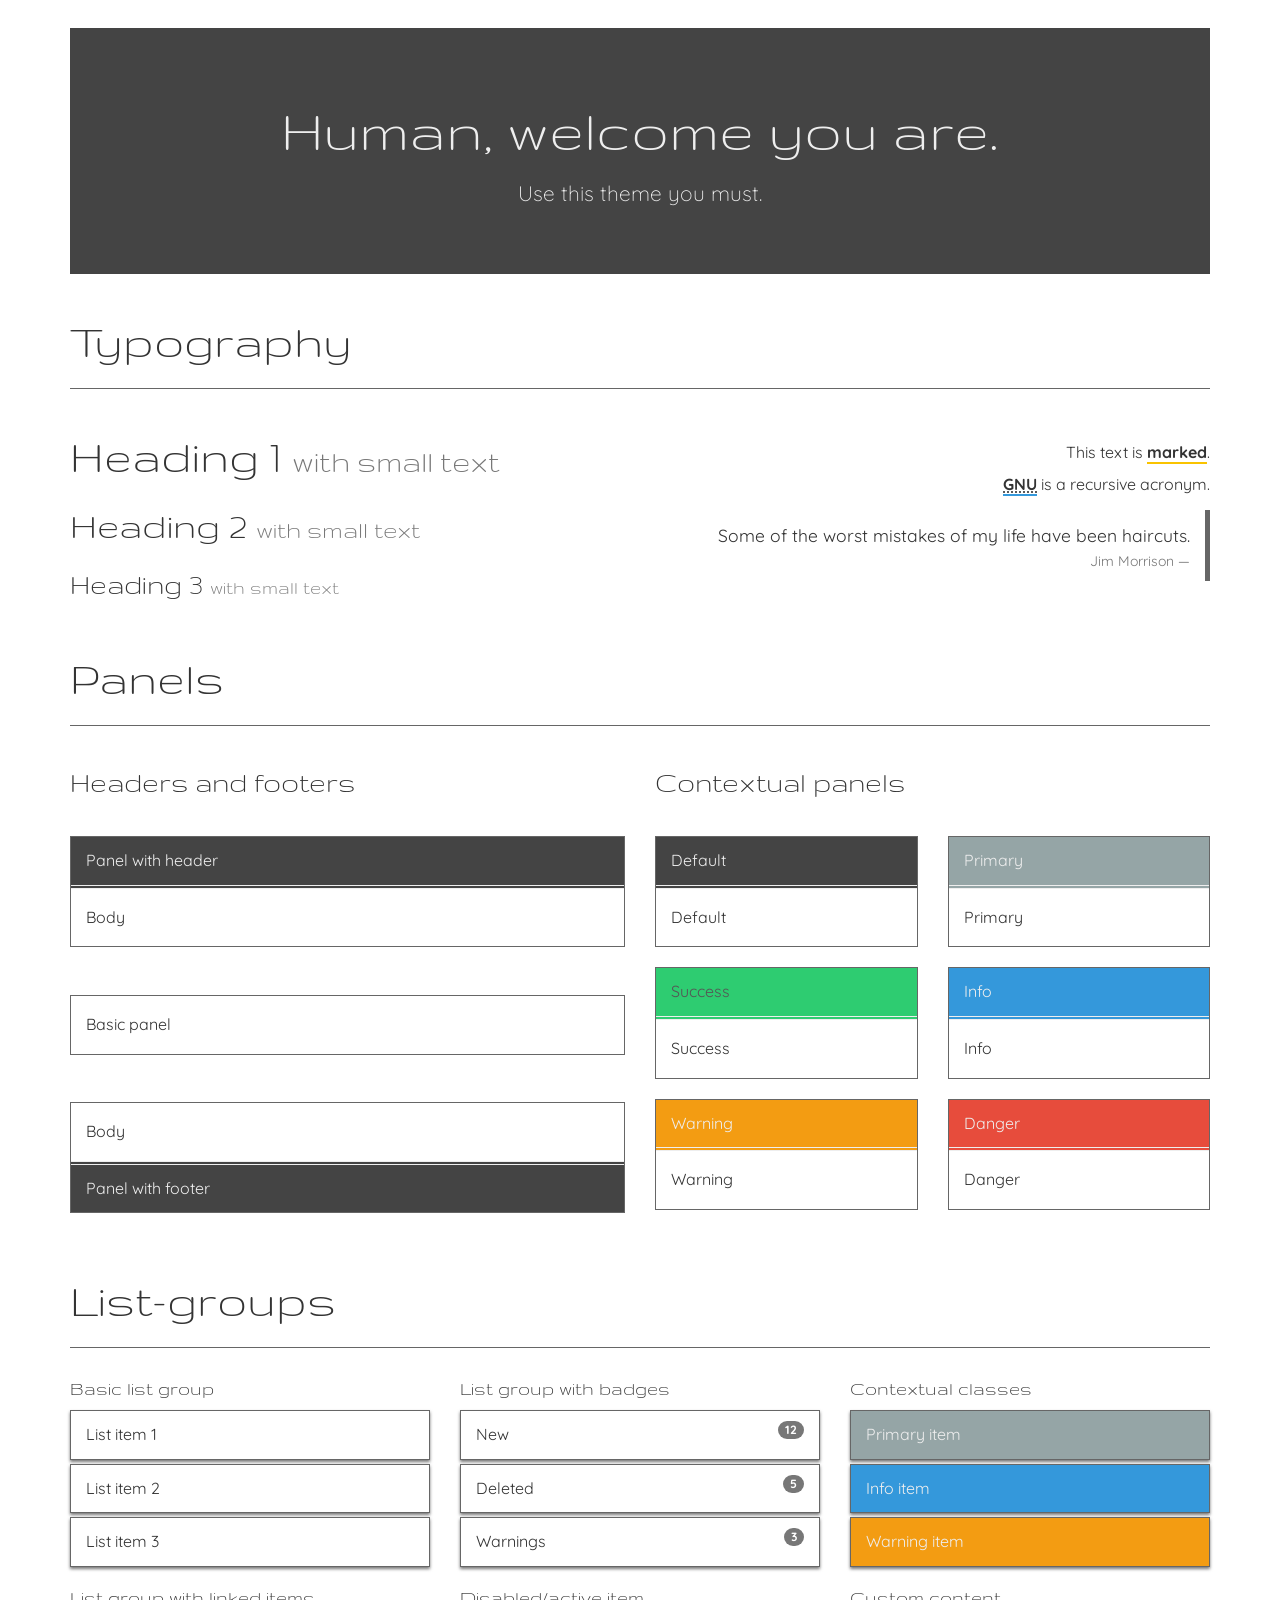
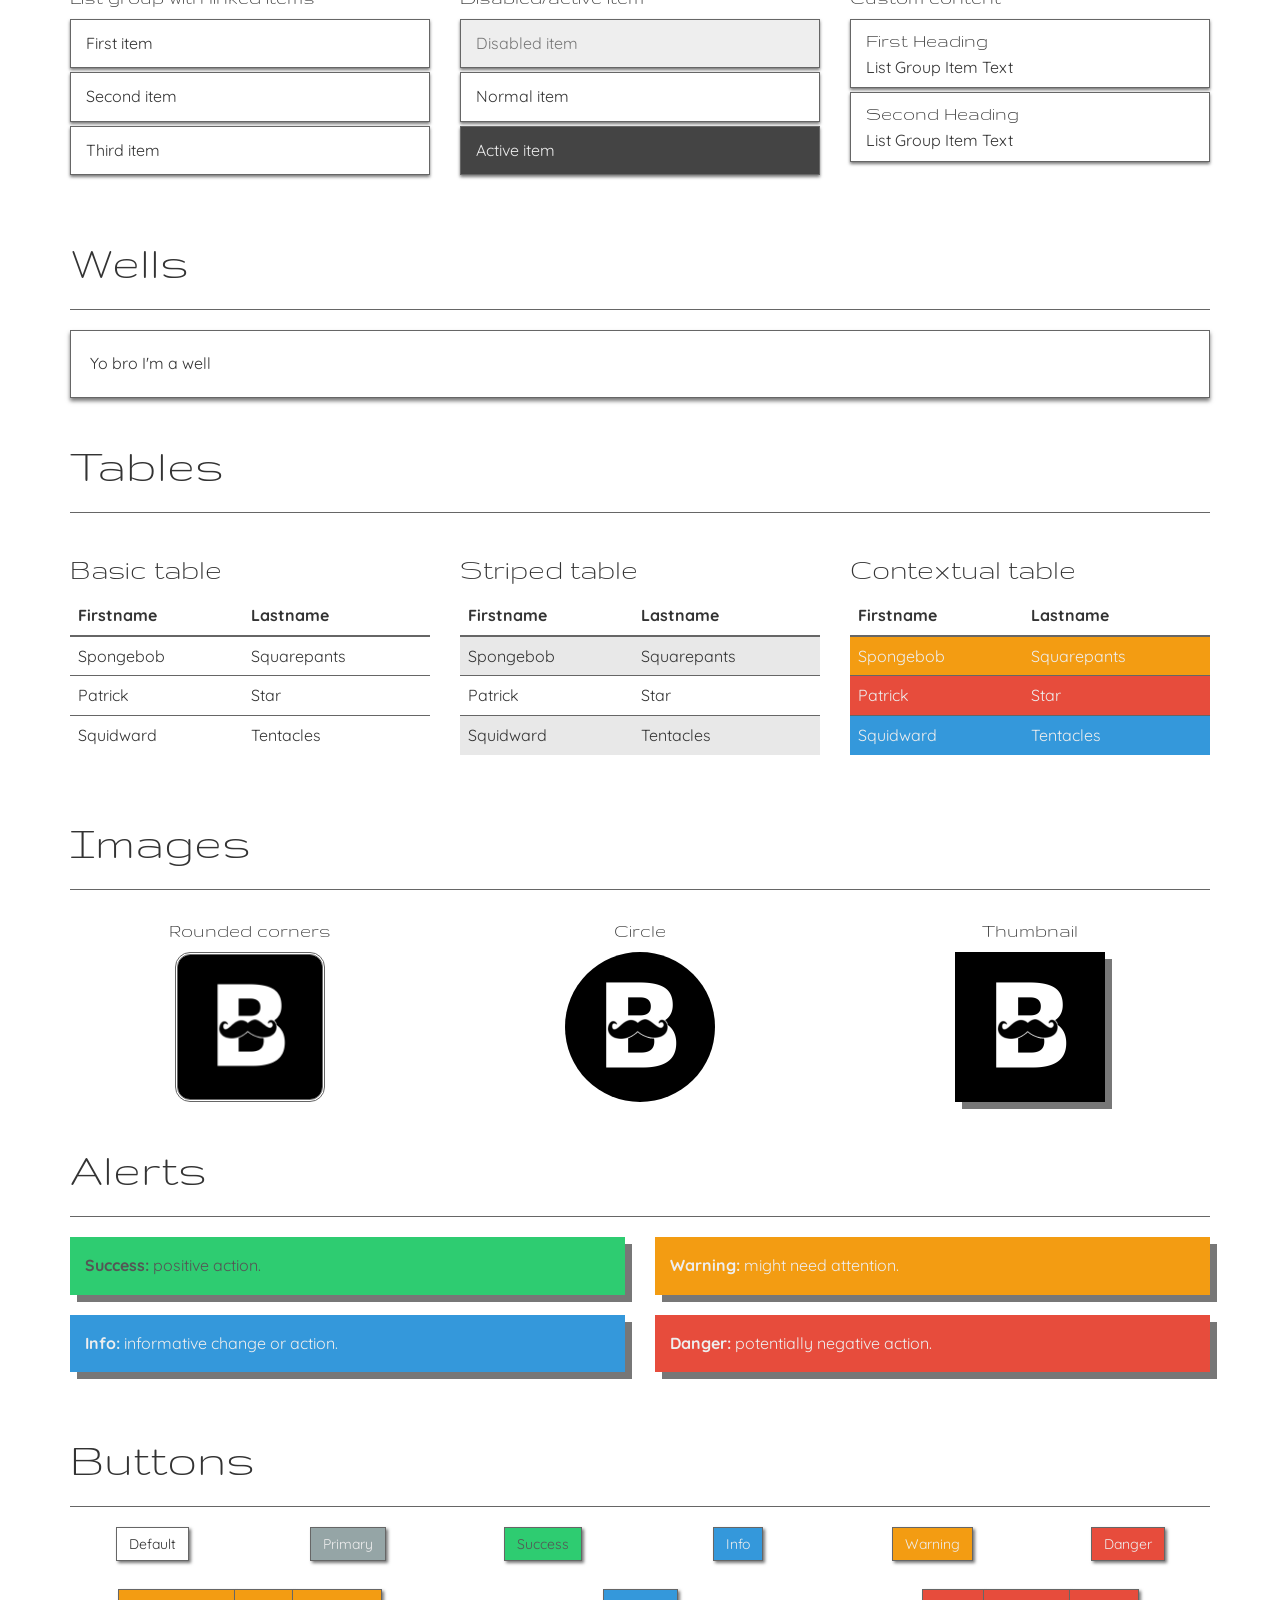
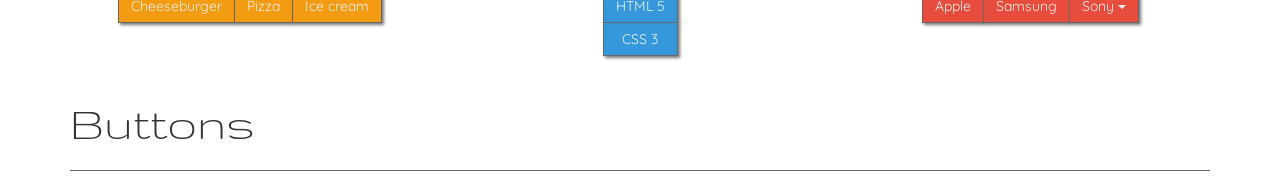
<file: index.html>
<!DOCTYPE html>
<html>
  <head>
    <script src="https://ajax.googleapis.com/ajax/libs/jquery/1.11.3/jquery.min.js"></script>
    <link rel="stylesheet" href="https://maxcdn.bootstrapcdn.com/bootstrap/3.3.5/css/bootstrap.min.css">
    <script src="https://maxcdn.bootstrapcdn.com/bootstrap/3.3.5/js/bootstrap.min.js"></script>
    
    <link rel="stylesheet" type="text/css" href="stylesheets/theme_flat-light.css" />
    
    <title>Bootstrap Theme Showcase</title>
  </head>
  <body>
    <div class="container">
      <br />
      <div class="jumbotron text-center">
        <h1>Human, welcome you are.</h1>
        <p>Use this theme you must.</p>
      </div>
<div class="page-header">
  <h1>Typography</h1>      
</div>
      <div class="row">                               <!-- Typography -->
        <div class="col-md-6 text-left">
          <h1>Heading 1 <small>with small text</small></h1>
          <h2>Heading 2 <small>with small text</small></h2>
          <h3>Heading 3 <small>with small text</small></h3>
        </div>
        <div class="col-md-6 text-right">
          <br />
<!--           <pre>C:\> <b>echo</b> &quot;What a wonderful theme!&quot;</pre> -->
          <p style="line-height:2;">
          This text is <mark>marked</mark>. <br />
          <abbr title="GNU's not Unix">GNU</abbr> is a recursive acronym. <br />
<!--           This text is <code>between code tags</code>. <br /> -->
          </p>
          <blockquote class="blockquote-reverse">Some of the worst mistakes of my life have been haircuts.<footer>Jim Morrison</footer></blockquote>
        </div>
      </div>

<div class="page-header">
  <h1>Panels</h1>      
</div>
      <div class="row">                               <!-- Panels -->
        <div class="col-md-6 col-sm-6">
          <h3>Headers and footers</h3> <br />
          <div class="panel panel-default">
            <div class="panel-heading">Panel with header</div>
            <div class="panel-body">Body</div>
          </div>
            <br />
          <div class="panel panel-default">
            <div class="panel-body">Basic panel</div>
          </div>
            <br />
          <div class="panel panel-default">
            <div class="panel-body">Body</div>
            <div class="panel-footer">Panel with footer</div>
          </div>
        </div>
        
        <div class="col-md-6 col-sm-6">
          <h3>Contextual panels</h3> <br />
          <div class="row">
            <div class="col-md-6">
                <div class="panel panel-default">
                    <div class="panel-heading">Default</div>
                    <div class="panel-body">Default</div>
                </div>
            </div>
            <div class="col-md-6">
              <div class="panel panel-primary">
                <div class="panel-heading">Primary</div>
                <div class="panel-body">Primary</div>
              </div>
           </div>
          <div class="col-md-6">
            <div class="panel panel-success">
              <div class="panel-heading">Success</div>
              <div class="panel-body">Success</div>
            </div>
          </div>
          <div class="col-md-6">
            <div class="panel panel-info">
              <div class="panel-heading">Info</div>
              <div class="panel-body">Info</div>
            </div>
          </div>
          <div class="col-md-6">
            <div class="panel panel-warning">
              <div class="panel-heading">Warning</div>
              <div class="panel-body">Warning</div>
            </div>
          </div>
          <div class="col-md-6">
            <div class="panel panel-danger">
              <div class="panel-heading">Danger</div>
              <div class="panel-body">Danger</div>
            </div>
          </div>
        </div>
      </div>
    </div>

<div class="page-header">
  <h1>List-groups</h1>      
</div>
      <div class="row">                               <!-- List groups -->
        <div class="col-md-4">
          <h4>Basic list group</h4>
          <ul class="list-group">
            <li class="list-group-item">List item 1</li>
            <li class="list-group-item">List item 2</li>
            <li class="list-group-item">List item 3</li>
          </ul>
          <h4>List group with linked items</h4>
          <div class="list-group">
            <a href="#" class="list-group-item">First item</a>
            <a href="#" class="list-group-item">Second item</a>
            <a href="#" class="list-group-item">Third item</a>
          </div>
        </div>
        <div class="col-md-4">
          <h4>List group with badges</h4>
          <ul class="list-group">
            <li class="list-group-item"><span class="badge">12</span> New</li>
            <li class="list-group-item"><span class="badge">5</span> Deleted</li> 
            <li class="list-group-item"><span class="badge">3</span> Warnings</li> 
          </ul>
          <h4>Disabled/active item</h4>
          <div class="list-group">
            <a href="#" class="list-group-item disabled">Disabled item</a>
            <a href="#" class="list-group-item">Normal item</a>
            <a href="#" class="list-group-item active">Active item</a>
          </div>
        </div>
        <div class="col-md-4">
          <h4>Contextual classes</h4>
          <ul class="list-group">
            <li class="list-group-item list-group-item-primary">Primary item</li>
            <li class="list-group-item list-group-item-info">Info item</li>
            <li class="list-group-item list-group-item-warning">Warning item</li>
          </ul>
          <h4>Custom content</h4>
          <div class="list-group">
            <a href="#" class="list-group-item">
              <h4 class="list-group-item-heading">First  Heading</h4>
              <p class="list-group-item-text">List Group Item Text</p>
            </a>
            <a href="#" class="list-group-item">
              <h4 class="list-group-item-heading">Second Heading</h4>
              <p class="list-group-item-text">List Group Item Text</p>
            </a>
          </div>
        </div>
      
      </div>

<div class="page-header">
  <h1>Wells</h1>      
</div>
      <div class="well">                              <!-- Well -->
        Yo bro I'm a well
      </div>

<div class="page-header">
  <h1>Tables</h1>      
</div>
      <div class="row">                               <!-- Tables -->
        <div class="col-md-4">
          <h3>Basic table</h3>
          <table class="table">
            <thead>
              <tr>
                <th>Firstname</th>
                <th>Lastname</th>
              </tr>
            </thead>
            <tbody>
              <tr>
                <td>Spongebob</td>
                <td>Squarepants</td>
              </tr>
              <tr>
                <td>Patrick</td>
                <td>Star</td>
              </tr>
              <tr>
                <td>Squidward</td>
                <td>Tentacles</td>
              </tr>
            </tbody>
          </table>
        </div>
        <div class="col-md-4">
          <h3>Striped table</h3>
          <table class="table table-striped">
            <thead>
              <tr>
                <th>Firstname</th>
                <th>Lastname</th>
              </tr>
            </thead>
            <tbody>
              <tr>
                <td>Spongebob</td>
                <td>Squarepants</td>
              </tr>
              <tr>
                <td>Patrick</td>
                <td>Star</td>
              </tr>
              <tr>
                <td>Squidward</td>
                <td>Tentacles</td>
              </tr>
            </tbody>
          </table>
        </div>
        <div class="col-md-4">
          <h3>Contextual table</h3>
          <table class="table">
            <thead>
              <tr>
                <th>Firstname</th>
                <th>Lastname</th>
              </tr>
            </thead>
            <tbody>
              <tr class="warning">
                <td>Spongebob</td>
                <td>Squarepants</td>
              </tr>
              <tr class="danger">
                <td>Patrick</td>
                <td>Star</td>
              </tr>
              <tr class="info">
                <td>Squidward</td>
                <td>Tentacles</td>
              </tr>
            </tbody>
          </table>
        </div>
      </div>
  
<div class="page-header">
  <h1>Images</h1>      
</div>
    <div class="row">                                 <!-- Images -->
      <div class="col-md-4 text-center">
      <h4>Rounded corners</h4>
      <img src="logo.png" class="img-rounded"   width="150" height="150">
      </div>
      <div class="col-md-4 text-center">
      <h4>Circle</h4>
      <img src="logo.png" class="img-circle"    width="150" height="150">
      </div>
      <div class="col-md-4 text-center">
      <h4>Thumbnail</h4>
      <img src="logo.png" class="img-thumbnail" width="150" height="150"> 
      </div>
    </div>

<div class="page-header">
  <h1>Alerts</h1>      
</div>
    <div class="row">                                 <!-- Alerts -->
      <div class="col-md-6">
        <div class="alert alert-success">
          <strong>Success:</strong> positive action.
        </div>
        <div class="alert alert-info">
          <strong>Info:</strong> informative change or action.
        </div>
      </div>
      
      <div class="col-md-6">
        <div class="alert alert-warning">
          <strong>Warning:</strong> might need attention.
        </div>
        <div class="alert alert-danger">
          <strong>Danger:</strong> potentially negative action.
        </div>
      </div>
    </div>

<div class="page-header">
  <h1>Buttons</h1>      
</div>
    <div class="row text-center">                     <!-- Buttons -->
      <div class="col-md-2">
	<button type="button" class="btn btn-default">Default</button>
      </div>
      <div class="col-md-2">
	<button type="button" class="btn btn-primary">Primary</button>
      </div>
      <div class="col-md-2">
	<button type="button" class="btn btn-success">Success</button>
      </div>
      <div class="col-md-2">
	<button type="button" class="btn btn-info">Info</button>
      </div>
      <div class="col-md-2">
	<button type="button" class="btn btn-warning">Warning</button>
      </div>
      <div class="col-md-2">
	<button type="button" class="btn btn-danger">Danger</button>
      </div>
    </div>
      <br />
    <div class="row text-center">
      <div class="col-md-4">
	<div class="btn-group">
	  <button type="button" class="btn btn-warning">Cheeseburger</button>
	  <button type="button" class="btn btn-warning">Pizza</button>
	  <button type="button" class="btn btn-warning">Ice cream</button>
	</div>
      </div>
      <div class="col-md-4">
        <div class="btn-group-vertical">
	  <button type="button" class="btn btn-info">HTML 5</button>
	  <button type="button" class="btn btn-info">CSS 3</button>
	</div>
      </div>
      <div class="col-md-4">
	<div class="btn-group">
	  <button type="button" class="btn btn-danger">Apple</button>
	  <button type="button" class="btn btn-danger">Samsung</button>
	  <div class="btn-group">
	    <button type="button" class="btn btn-danger dropdown-toggle" data-toggle="dropdown">
	    Sony <span class="caret"></span></button>
	    <ul class="dropdown-menu" role="menu">
	      <li><a href="#">Tablet</a></li>
	      <li><a href="#">Smartphone</a></li>
	    </ul>
	  </div>
	</div>
      </div>
    </div>

<div class="page-header">
  <h1>Buttons</h1>      
</div>
    <div class="row">                     <!-- Buttons -->
      
    </div>
      
    </div> <!-- End of container -->
  </body>
</html>
</file>
<file: stylesheets/theme_flat-light.css>
@import url(http://fonts.googleapis.com/css?family=Oxygen+Mono|Quicksand|Gruppo);body,html{font-family:Quicksand,sans-serif;font-size:16px;line-height:1.72}.jumbotron{color:#eee;background-color:#444}.container .jumbotron,.container-fluid .jumbotron{border-radius:0}.page-header{border-bottom:1px solid #666}.h1,.h2,.h3,.h4,.h5,.h6,h1,h2,h3,h4,h5,h6{font-family:Gruppo,serif;font-weight:400}.h1,h1{font-size:50px}.h2,h2{font-size:40px}.h3,h3{font-size:30px}.h4,h4{font-size:20px}code,kbd,pre,samp{font-family:'Oxygen Mono',monospace;font-size:inherit}code{padding:.1em;color:#eee;background-color:#444;border-radius:1px}.mark,mark{padding:0;color:inherit;background-color:initial;font-weight:700;border-bottom:2px solid #f9c300}abbr[data-original-title],abbr[title]{font-weight:700;border-bottom:2px solid #3498db}pre{color:#eee;background-color:#444;border:4px outset #777;border-radius:0}blockquote{border-left:5px solid #666}.blockquote-reverse,blockquote.pull-right{border-left:none;border-right:5px solid #666}hr{border-top:1px solid #666}.well{background-color:#fff;border:1px solid #666;border-radius:0;box-shadow:0 3px 4px #777}.panel{background-color:#fff;border:1px solid #666;border-radius:0;box-shadow:none}.panel-heading{color:#eee;background-color:#444;border-bottom:4px double #eee;border-radius:0}.panel-default>.panel-heading{color:#eee;background-color:#444;border-color:#eee}.panel-primary>.panel-heading{color:#eee;background-color:#95a5a6;border-color:#eee}.panel-success>.panel-heading{color:#555;background-color:#2ecc71;border-color:#eee}.panel-info>.panel-heading{color:#eee;background-color:#3498db;border-color:#eee}.panel-warning>.panel-heading{color:#eee;background-color:#f39c12;border-color:#eee}.panel-danger>.panel-heading{color:#eee;background-color:#e74c3c;border-color:#eee}.panel-footer{color:#eee;background-color:#444;border-top:4px double #eee;border-radius:0}.list-group-item{color:#333;margin-bottom:4px;border:1px solid #666;box-shadow:0 2px 3px #777}.list-group-item.active,.list-group-item.active:focus,.list-group-item.active:hover{color:#eee;background-color:#444;border:1px solid #666}.list-group-item:first-child{border-radius:0}.list-group-item:last-child{margin-bottom:0;border-radius:0}.list-group-item-primary{color:#eee;background-color:#95a5a6}.list-group-item-success{color:#555;background-color:#2ecc71}.list-group-item-info{color:#eee;background-color:#3498db}.list-group-item-warning{color:#eee;background-color:#f39c12}.list-group-item-danger{color:#eee;background-color:#e74c3c}a.list-group-item,button.list-group-item{color:#333}a.list-group-item-primary,button.list-group-item-primary{color:#eee}a.list-group-item-success,button.list-group-item-success{color:#555}a.list-group-item-danger,a.list-group-item-info,a.list-group-item-warning,button.list-group-item-danger,button.list-group-item-info,button.list-group-item-warning{color:#eee}a.list-group-item:focus,a.list-group-item:hover,button.list-group-item:focus,button.list-group-item:hover{text-decoration:underline}a:focus.list-group-item,a:hover.list-group-item,button:focus.list-group-item,button:hover.list-group-item{color:#333;background-color:#fff;text-decoration:underline}a:focus.list-group-item-primary,a:hover.list-group-item-primary,button:focus.list-group-item-primary,button:hover.list-group-item-primary{color:#eee;background-color:#95a5a6;text-decoration:underline}a:focus.list-group-item-success,a:hover.list-group-item-success,button:focus.list-group-item-success,button:hover.list-group-item-success{color:#555;background-color:#2ecc71;text-decoration:underline}a:focus.list-group-item-info,a:hover.list-group-item-info,button:focus.list-group-item-info,button:hover.list-group-item-info{color:#eee;background-color:#3498db;text-decoration:underline}a:focus.list-group-item-warning,a:hover.list-group-item-warning,button:focus.list-group-item-warning,button:hover.list-group-item-warning{color:#eee;background-color:#f39c12;text-decoration:underline}a:focus.list-group-item-danger,a:hover.list-group-item-danger,button:focus.list-group-item-danger,button:hover.list-group-item-danger{color:#eee;background-color:#e74c3c;text-decoration:underline}.table>tbody>tr>td,.table>tbody>tr>th,.table>tfoot>tr>td,.table>tfoot>tr>th,.table>thead>td,.table>thead>th{border-top:1px solid #666}.table>thead>tr>th{border-bottom:2px solid #666}.table-striped>tbody>tr:nth-of-type(odd){background-color:#e8e8e8}.table-bordered,.table-bordered>tbody>tr>td,.table-bordered>tbody>tr>th,.table-bordered>tfoot>tr>td,.table-bordered>tfoot>tr>th,.table-bordered>thead>tr>td,.table-bordered>thead>tr>th{border:1px solid #666}.table>tbody>tr.primary>td,.table>tbody>tr.primary>th,.table>tbody>tr>td.primary,.table>tbody>tr>th.primary,.table>tfoot>tr.primary>td,.table>tfoot>tr.primary>th,.table>tfoot>tr>td.primary,.table>tfoot>tr>th.primary,.table>thead>tr.primary>td,.table>thead>tr.primary>th,.table>thead>tr>td.primary,.table>thead>tr>th.primary{color:#eee;background-color:#95a5a6}.table>tbody>tr.success>td,.table>tbody>tr.success>th,.table>tbody>tr>td.success,.table>tbody>tr>th.success,.table>tfoot>tr.success>td,.table>tfoot>tr.success>th,.table>tfoot>tr>td.success,.table>tfoot>tr>th.success,.table>thead>tr.success>td,.table>thead>tr.success>th,.table>thead>tr>td.success,.table>thead>tr>th.success{color:#555;background-color:#2ecc71}.table>tbody>tr.info>td,.table>tbody>tr.info>th,.table>tbody>tr>td.info,.table>tbody>tr>th.info,.table>tfoot>tr.info>td,.table>tfoot>tr.info>th,.table>tfoot>tr>td.info,.table>tfoot>tr>th.info,.table>thead>tr.info>td,.table>thead>tr.info>th,.table>thead>tr>td.info,.table>thead>tr>th.info{color:#eee;background-color:#3498db}.table>tbody>tr.warning>td,.table>tbody>tr.warning>th,.table>tbody>tr>td.warning,.table>tbody>tr>th.warning,.table>tfoot>tr.warning>td,.table>tfoot>tr.warning>th,.table>tfoot>tr>td.warning,.table>tfoot>tr>th.warning,.table>thead>tr.warning>td,.table>thead>tr.warning>th,.table>thead>tr>td.warning,.table>thead>tr>th.warning{color:#eee;background-color:#f39c12}.table>tbody>tr.danger>td,.table>tbody>tr.danger>th,.table>tbody>tr>td.danger,.table>tbody>tr>th.danger,.table>tfoot>tr.danger>td,.table>tfoot>tr.danger>th,.table>tfoot>tr>td.danger,.table>tfoot>tr>th.danger,.table>thead>tr.danger>td,.table>thead>tr.danger>th,.table>thead>tr>td.danger,.table>thead>tr>th.danger{color:#eee;background-color:#e74c3c}.img-rounded{border-radius:15px;border:3px double #666}.img-thumbnail{padding:0;border:none;border-radius:0;box-shadow:7px 7px 0 #777}.alert{color:#eee;background-color:#444;border-radius:0;border:none;box-shadow:7px 7px 0 #777}.alert-success{color:#555;background-color:#2ecc71}.alert-info{color:#eee;background-color:#3498db}.alert-warning{color:#eee;background-color:#f39c12}.alert-danger{color:#eee;background-color:#e74c3c}.close{color:#FFF}.close:focus,.close:hover{color:#eee}.btn{position:relative;top:0;left:0;border-radius:0;box-shadow:2px 2px 3px #777;transition:top .3s,left .3s,box-shadow .3s}.btn.focus,.btn.hover,.btn:focus,.btn:hover{top:-2px;left:-2px;background-color:initial;box-shadow:4px 4px 4px #777;outline:0}.btn.active.focus,.btn.active:focus,.btn:active,.btn:active.focus,.btn:active:focus{top:1px;left:1px;box-shadow:1px 1px 1px #777;outline:0}.btn-default,.btn-default.active,.btn-default.active.focus,.btn-default.active.hover,.btn-default.active:focus,.btn-default.active:hover,.btn-default.focus,.btn-default.hover,.btn-default:active,.btn-default:active.focus,.btn-default:active.hover,.btn-default:active:focus,.btn-default:active:hover,.btn-default:focus,.btn-default:hover{color:#333;background-color:#fff;border-color:#666}.btn-primary,.btn-primary.active,.btn-primary.active.focus,.btn-primary.active.hover,.btn-primary.active:focus,.btn-primary.active:hover,.btn-primary.focus,.btn-primary.hover,.btn-primary:active,.btn-primary:active.focus,.btn-primary:active.hover,.btn-primary:active:focus,.btn-primary:active:hover,.btn-primary:focus,.btn-primary:hover{color:#eee;background-color:#95a5a6;border-color:#666}.btn-success,.btn-success.active,.btn-success.active.focus,.btn-success.active.hover,.btn-success.active:focus,.btn-success.active:hover,.btn-success.focus,.btn-success.hover,.btn-success:active,.btn-success:active.focus,.btn-success:active.hover,.btn-success:active:focus,.btn-success:active:hover,.btn-success:focus,.btn-success:hover{color:#555;background-color:#2ecc71;border-color:#666}.btn-info,.btn-info.active,.btn-info.active.focus,.btn-info.active.hover,.btn-info.active:focus,.btn-info.active:hover,.btn-info.focus,.btn-info.hover,.btn-info:active,.btn-info:active.focus,.btn-info:active.hover,.btn-info:active:focus,.btn-info:active:hover,.btn-info:focus,.btn-info:hover{color:#eee;background-color:#3498db;border-color:#666}.btn-warning,.btn-warning.active,.btn-warning.active.focus,.btn-warning.active.hover,.btn-warning.active:focus,.btn-warning.active:hover,.btn-warning.focus,.btn-warning.hover,.btn-warning:active,.btn-warning:active.focus,.btn-warning:active.hover,.btn-warning:active:focus,.btn-warning:active:hover,.btn-warning:focus,.btn-warning:hover{color:#eee;background-color:#f39c12;border-color:#666}.btn-danger,.btn-danger.active,.btn-danger.active.focus,.btn-danger.active.hover,.btn-danger.active:focus,.btn-danger.active:hover,.btn-danger.focus,.btn-danger.hover,.btn-danger:active,.btn-danger:active.focus,.btn-danger:active.hover,.btn-danger:active:focus,.btn-danger:active:hover,.btn-danger:focus,.btn-danger:hover{color:#eee;background-color:#e74c3c;border-color:#666}.btn-link,.btn-link.active,.btn-link.active.focus,.btn-link.active.hover,.btn-link.active:focus,.btn-link.active:hover,.btn-link.focus,.btn-link.hover,.btn-link:active,.btn-link:active.focus,.btn-link:active.hover,.btn-link:active:focus,.btn-link:active:hover,.btn-link:focus,.btn-link:hover{color:#337AB7}.btn-group-vertical>.btn:first-child:not(:last-child),.btn-group-vertical>.btn:last-child:not(:first-child){border-radius:0}.form-control{border:1px solid #666;border-radius:0;box-shadow:none;transition:border-color ease-in-out .3s,box-shadow ease-in-out .3s}.form-control:focus{border-color:#666;outline:0;box-shadow:2px 2px 4px #777}select{width:100%;height:30px;transition:border-color ease-in-out .3s,box-shadow ease-in-out .3s}select:focus{outline:0;border-color:#666;box-shadow:2px 2px 4px #777}
</file>
